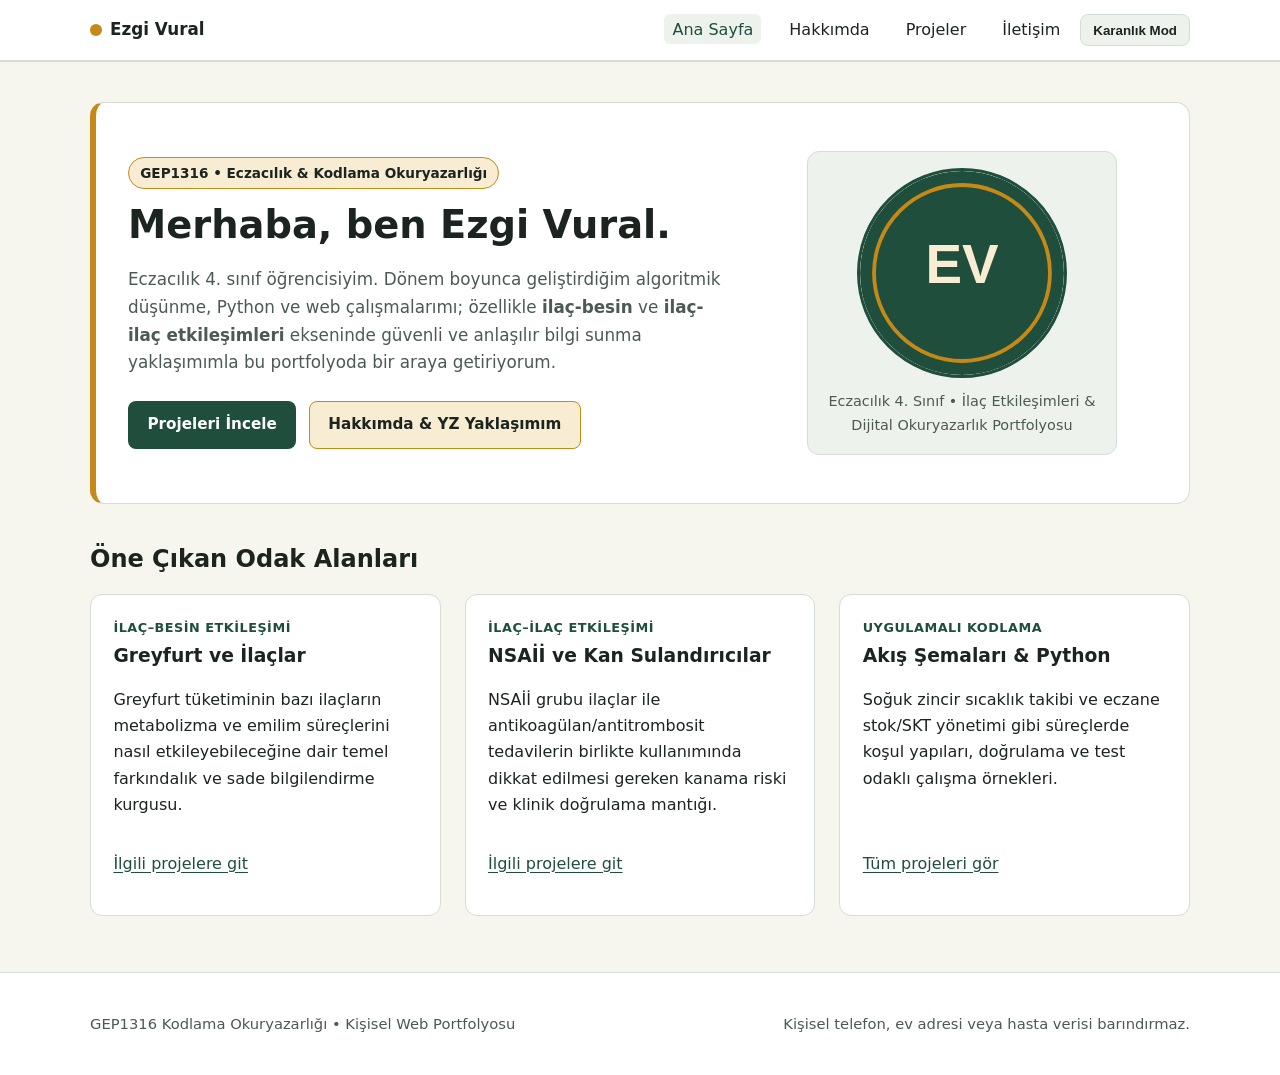
<file: index.html>
<!DOCTYPE html>
<html lang="tr">
<head>
  <meta charset="UTF-8" />
  <meta name="viewport" content="width=device-width, initial-scale=1.0" />
  <title>Ana Sayfa | Ezgi Vural — Dijital Portfolyo</title>
  <link rel="stylesheet" href="style.css" />
</head>
<body>
  <a href="#main-content" class="skip-link">Ana içeriğe atla</a>

  <header class="site-header">
    <div class="container header-inner">
      <a href="index.html" class="brand">
        <span class="brand-dot" aria-hidden="true"></span>
        <span>Ezgi Vural</span>
      </a>

      <div class="nav-controls">
        <button
          type="button"
          id="menu-toggle"
          class="menu-toggle"
          aria-expanded="false"
          aria-controls="primary-nav"
        >
          Menü
        </button>

        <nav id="primary-nav" aria-label="Ana gezinti">
          <ul class="nav-list" id="nav-list">
            <li><a href="index.html" aria-current="page">Ana Sayfa</a></li>
            <li><a href="hakkimda.html">Hakkımda</a></li>
            <li><a href="projeler.html">Projeler</a></li>
            <li><a href="iletisim.html">İletişim</a></li>
          </ul>
        </nav>

        <button
          type="button"
          id="theme-toggle"
          class="icon-btn"
          aria-pressed="false"
          aria-label="Karanlık modu aç veya kapat"
        >
          Karanlık Mod
        </button>
      </div>
    </div>
  </header>

  <main id="main-content" class="container">
    <section class="hero" aria-labelledby="hero-title">
      <div>
        <span class="badge">GEP1316 • Eczacılık &amp; Kodlama Okuryazarlığı</span>
        <h1 id="hero-title">Merhaba, ben Ezgi Vural.</h1>
        <p class="lead">
          Eczacılık 4. sınıf öğrencisiyim. Dönem boyunca geliştirdiğim algoritmik düşünme,
          Python ve web çalışmalarımı; özellikle <strong>ilaç-besin</strong> ve
          <strong>ilaç-ilaç etkileşimleri</strong> ekseninde güvenli ve anlaşılır bilgi
          sunma yaklaşımımla bu portfolyoda bir araya getiriyorum.
        </p>
        <div class="hero-actions">
          <a href="projeler.html" class="btn btn-primary">Projeleri İncele</a>
          <a href="hakkimda.html" class="btn btn-secondary">Hakkımda &amp; YZ Yaklaşımım</a>
        </div>
      </div>

      <figure class="avatar-card">
        <img
          src="assets/avatar.svg"
          alt="Ezgi Vural'ın profil görseli"
        />
        <figcaption class="avatar-caption">
          Eczacılık 4. Sınıf • İlaç Etkileşimleri &amp; Dijital Okuryazarlık Portfolyosu
        </figcaption>
      </figure>
    </section>

    <section class="section-block" aria-labelledby="highlights-title">
      <h2 id="highlights-title">Öne Çıkan Odak Alanları</h2>
      <div class="grid-3">
        <article class="card">
          <div>
            <div class="card-tag">İlaç–Besin Etkileşimi</div>
            <h3>Greyfurt ve İlaçlar</h3>
            <p>
              Greyfurt tüketiminin bazı ilaçların metabolizma ve emilim süreçlerini nasıl
              etkileyebileceğine dair temel farkındalık ve sade bilgilendirme kurgusu.
            </p>
          </div>
          <p><a href="projeler.html">İlgili projelere git</a></p>
        </article>

        <article class="card">
          <div>
            <div class="card-tag">İlaç–İlaç Etkileşimi</div>
            <h3>NSAİİ ve Kan Sulandırıcılar</h3>
            <p>
              NSAİİ grubu ilaçlar ile antikoagülan/antitrombosit tedavilerin birlikte
              kullanımında dikkat edilmesi gereken kanama riski ve klinik doğrulama mantığı.
            </p>
          </div>
          <p><a href="projeler.html">İlgili projelere git</a></p>
        </article>

        <article class="card">
          <div>
            <div class="card-tag">Uygulamalı Kodlama</div>
            <h3>Akış Şemaları &amp; Python</h3>
            <p>
              Soğuk zincir sıcaklık takibi ve eczane stok/SKT yönetimi gibi süreçlerde
              koşul yapıları, doğrulama ve test odaklı çalışma örnekleri.
            </p>
          </div>
          <p><a href="projeler.html">Tüm projeleri gör</a></p>
        </article>
      </div>
    </section>
  </main>

  <footer class="site-footer">
    <div class="container footer-inner">
      <p>GEP1316 Kodlama Okuryazarlığı • Kişisel Web Portfolyosu</p>
      <p>Kişisel telefon, ev adresi veya hasta verisi barındırmaz.</p>
    </div>
  </footer>

  <script src="script.js"></script>
</body>
</html>
</file>
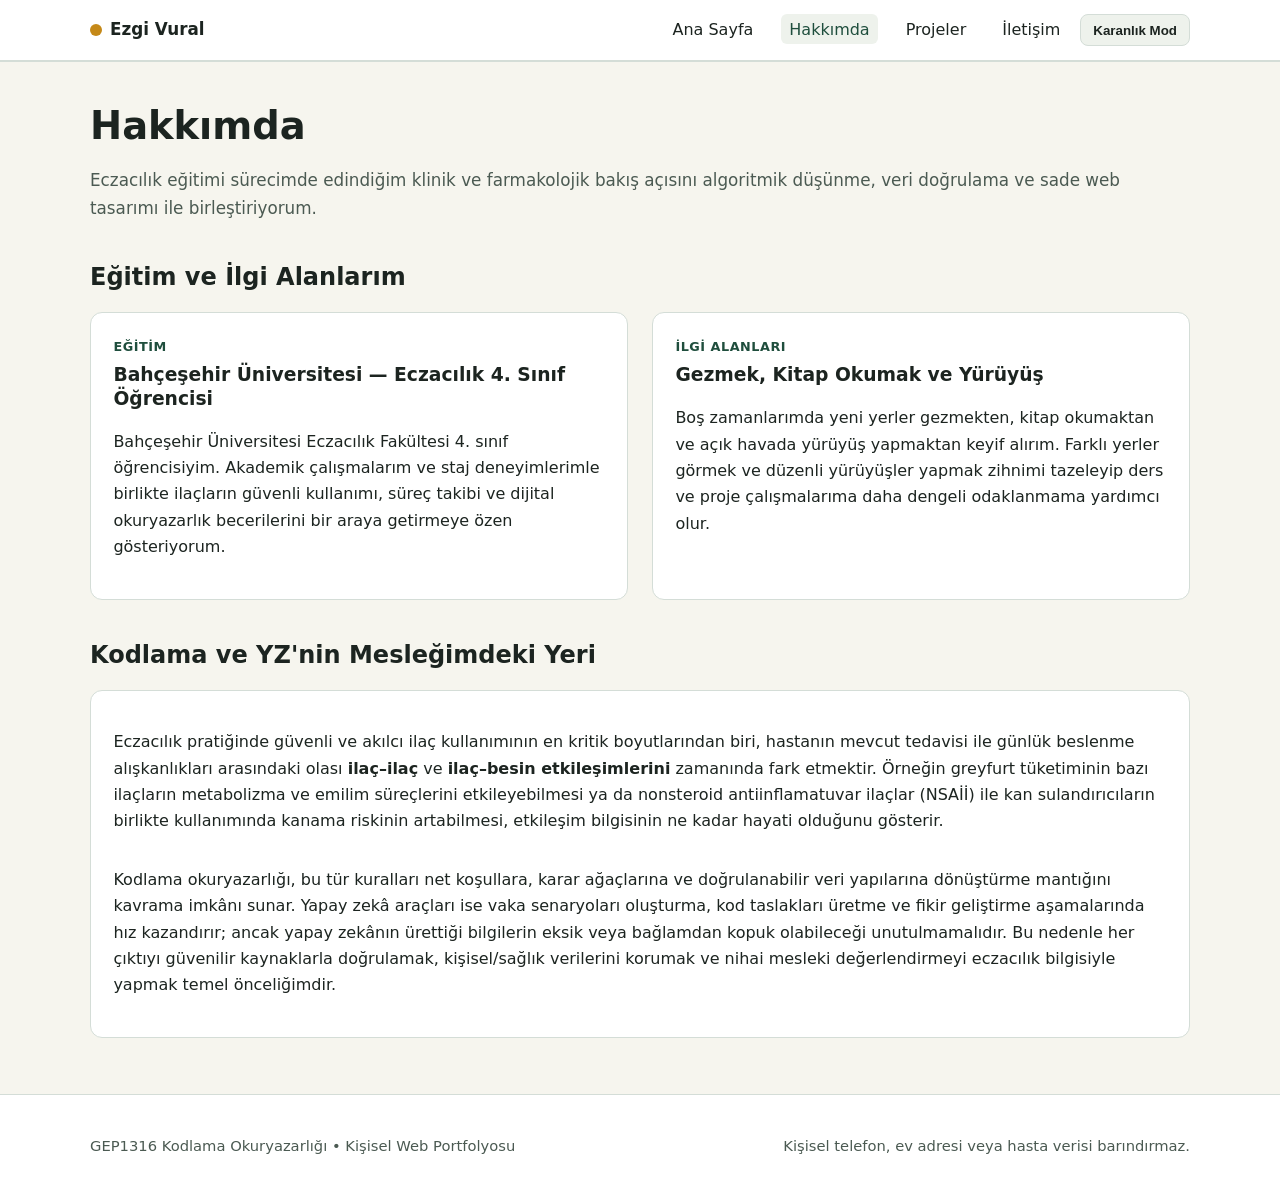
<file: hakkimda.html>
<!DOCTYPE html>
<html lang="tr">
<head>
  <meta charset="UTF-8" />
  <meta name="viewport" content="width=device-width, initial-scale=1.0" />
  <title>Hakkımda | Ezgi Vural — Dijital Portfolyo</title>
  <link rel="stylesheet" href="style.css" />
</head>
<body>
  <a href="#main-content" class="skip-link">Ana içeriğe atla</a>

  <header class="site-header">
    <div class="container header-inner">
      <a href="index.html" class="brand">
        <span class="brand-dot" aria-hidden="true"></span>
        <span>Ezgi Vural</span>
      </a>

      <div class="nav-controls">
        <button
          type="button"
          id="menu-toggle"
          class="menu-toggle"
          aria-expanded="false"
          aria-controls="primary-nav"
        >
          Menü
        </button>

        <nav id="primary-nav" aria-label="Ana gezinti">
          <ul class="nav-list" id="nav-list">
            <li><a href="index.html">Ana Sayfa</a></li>
            <li><a href="hakkimda.html" aria-current="page">Hakkımda</a></li>
            <li><a href="projeler.html">Projeler</a></li>
            <li><a href="iletisim.html">İletişim</a></li>
          </ul>
        </nav>

        <button
          type="button"
          id="theme-toggle"
          class="icon-btn"
          aria-pressed="false"
          aria-label="Karanlık modu aç veya kapat"
        >
          Karanlık Mod
        </button>
      </div>
    </div>
  </header>

  <main id="main-content" class="container">
    <h1>Hakkımda</h1>
    <p class="lead">
      Eczacılık eğitimi sürecimde edindiğim klinik ve farmakolojik bakış açısını algoritmik düşünme,
      veri doğrulama ve sade web tasarımı ile birleştiriyorum.
    </p>

    <section class="section-block">
      <h2>Eğitim ve İlgi Alanlarım</h2>
      <div class="grid-2">
        <article class="card">
          <div>
            <div class="card-tag">EĞİTİM</div>
            <h3>Bahçeşehir Üniversitesi — Eczacılık 4. Sınıf Öğrencisi</h3>
            <p>
              Bahçeşehir Üniversitesi Eczacılık Fakültesi 4. sınıf öğrencisiyim. Akademik
              çalışmalarım ve staj deneyimlerimle birlikte ilaçların güvenli kullanımı, süreç
              takibi ve dijital okuryazarlık becerilerini bir araya getirmeye özen gösteriyorum.
            </p>
          </div>
        </article>

        <article class="card">
          <div>
            <div class="card-tag">İLGİ ALANLARI</div>
            <h3>Gezmek, Kitap Okumak ve Yürüyüş</h3>
            <p>
              Boş zamanlarımda yeni yerler gezmekten, kitap okumaktan ve açık havada yürüyüş
              yapmaktan keyif alırım. Farklı yerler görmek ve düzenli yürüyüşler yapmak zihnimi
              tazeleyip ders ve proje çalışmalarıma daha dengeli odaklanmama yardımcı olur.
            </p>
          </div>
        </article>
      </div>
    </section>

    <section class="section-block">
      <h2>Kodlama ve YZ'nin Mesleğimdeki Yeri</h2>
      <article class="card">
        <p>
          Eczacılık pratiğinde güvenli ve akılcı ilaç kullanımının en kritik boyutlarından biri,
          hastanın mevcut tedavisi ile günlük beslenme alışkanlıkları arasındaki olası
          <strong>ilaç–ilaç</strong> ve <strong>ilaç–besin etkileşimlerini</strong> zamanında fark
          etmektir. Örneğin greyfurt tüketiminin bazı ilaçların metabolizma ve emilim süreçlerini
          etkileyebilmesi ya da nonsteroid antiinflamatuvar ilaçlar (NSAİİ) ile kan sulandırıcıların
          birlikte kullanımında kanama riskinin artabilmesi, etkileşim bilgisinin ne kadar hayati
          olduğunu gösterir.
        </p>
        <p>
          Kodlama okuryazarlığı, bu tür kuralları net koşullara, karar ağaçlarına ve doğrulanabilir
          veri yapılarına dönüştürme mantığını kavrama imkânı sunar. Yapay zekâ araçları ise vaka
          senaryoları oluşturma, kod taslakları üretme ve fikir geliştirme aşamalarında hız kazandırır;
          ancak yapay zekânın ürettiği bilgilerin eksik veya bağlamdan kopuk olabileceği
          unutulmamalıdır. Bu nedenle her çıktıyı güvenilir kaynaklarla doğrulamak, kişisel/sağlık
          verilerini korumak ve nihai mesleki değerlendirmeyi eczacılık bilgisiyle yapmak temel
          önceliğimdir.
        </p>
      </article>
    </section>
  </main>

  <footer class="site-footer">
    <div class="container footer-inner">
      <p>GEP1316 Kodlama Okuryazarlığı • Kişisel Web Portfolyosu</p>
      <p>Kişisel telefon, ev adresi veya hasta verisi barındırmaz.</p>
    </div>
  </footer>

  <script src="script.js"></script>
</body>
</html>
</file>
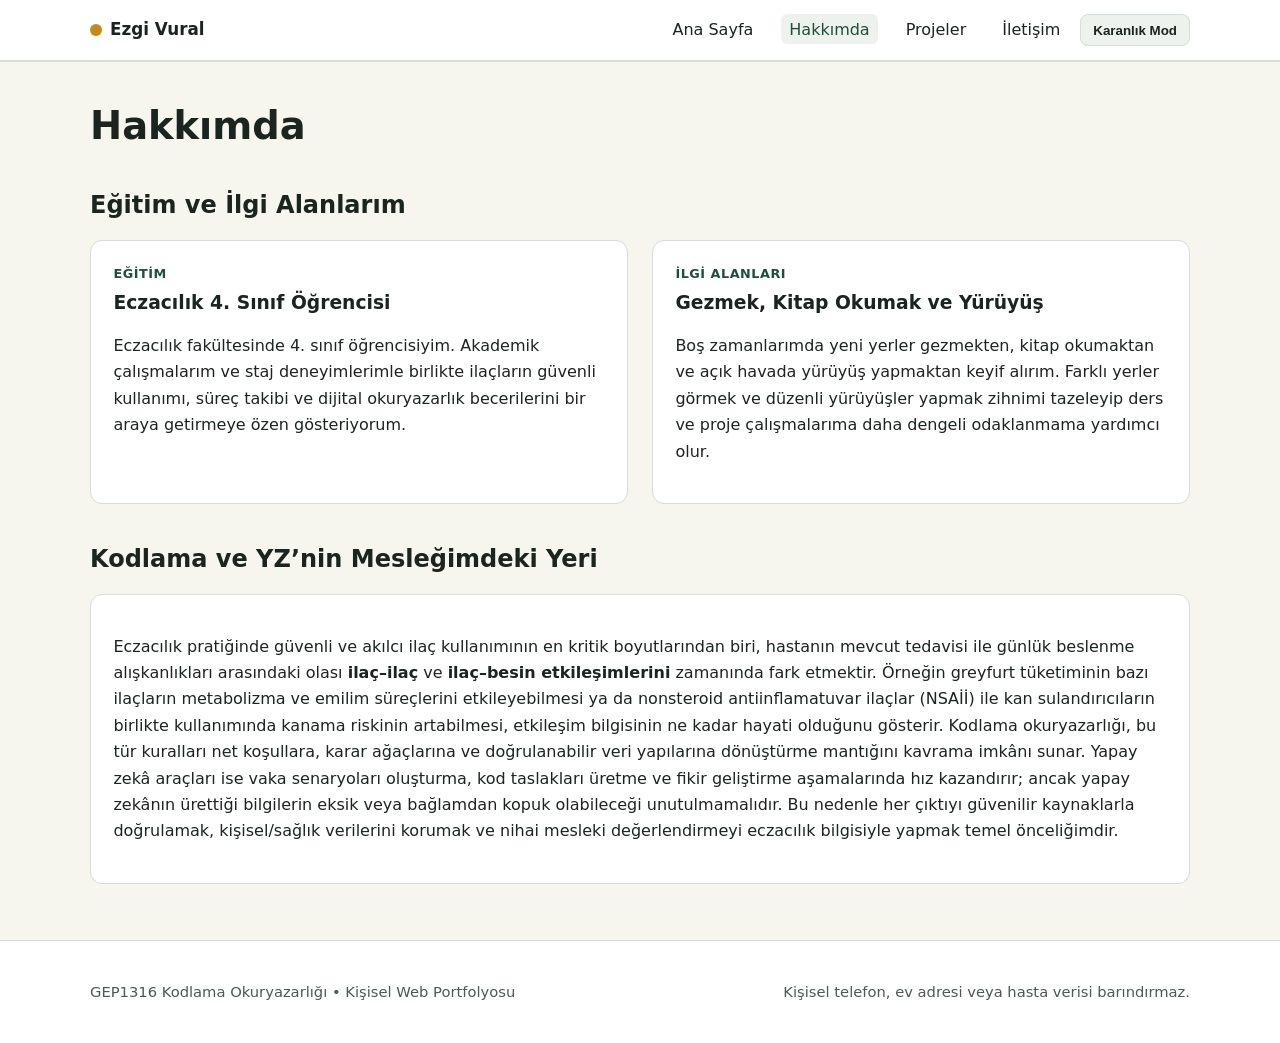
<file: hakkımda.html>
<!DOCTYPE html>
<html lang="tr">
<head>
  <meta charset="UTF-8" />
  <meta name="viewport" content="width=device-width, initial-scale=1.0" />
  <title>Hakkımda | Ezgi Vural — Dijital Portfolyo</title>
  <link rel="stylesheet" href="style.css" />
</head>
<body>
  <a href="#main-content" class="skip-link">Ana içeriğe atla</a>

  <header class="site-header">
    <div class="container header-inner">
      <a href="index.html" class="brand">
        <span class="brand-dot" aria-hidden="true"></span>
        <span>Ezgi Vural</span>
      </a>

      <div class="nav-controls">
        <button
          type="button"
          id="menu-toggle"
          class="menu-toggle"
          aria-expanded="false"
          aria-controls="primary-nav"
        >
          Menü
        </button>

        <nav id="primary-nav" aria-label="Ana gezinti">
          <ul class="nav-list" id="nav-list">
            <li><a href="index.html">Ana Sayfa</a></li>
            <li><a href="hakkimda.html" aria-current="page">Hakkımda</a></li>
            <li><a href="projeler.html">Projeler</a></li>
            <li><a href="iletisim.html">İletişim</a></li>
          </ul>
        </nav>

        <button
          type="button"
          id="theme-toggle"
          class="icon-btn"
          aria-pressed="false"
          aria-label="Karanlık modu aç veya kapat"
        >
          Karanlık Mod
        </button>
      </div>
    </div>
  </header>

  <main id="main-content" class="container">
    <h1>Hakkımda</h1>

    <section class="section-block" aria-labelledby="edu-interests-title">
      <h2 id="edu-interests-title">Eğitim ve İlgi Alanlarım</h2>
      <div class="grid-2">
        <article class="card">
          <div>
            <div class="card-tag">Eğitim</div>
            <h3>Eczacılık 4. Sınıf Öğrencisi</h3>
            <p>
              Eczacılık fakültesinde 4. sınıf öğrencisiyim. Akademik çalışmalarım ve staj
              deneyimlerimle birlikte ilaçların güvenli kullanımı, süreç takibi ve
              dijital okuryazarlık becerilerini bir araya getirmeye özen gösteriyorum.
            </p>
          </div>
        </article>

        <article class="card">
          <div>
            <div class="card-tag">İlgi Alanları</div>
            <h3>Gezmek, Kitap Okumak ve Yürüyüş</h3>
            <p>
              Boş zamanlarımda yeni yerler gezmekten, kitap okumaktan ve açık havada
              yürüyüş yapmaktan keyif alırım. Farklı yerler görmek ve düzenli yürüyüşler
              yapmak zihnimi tazeleyip ders ve proje çalışmalarıma daha dengeli odaklanmama
              yardımcı olur.
            </p>
          </div>
        </article>
      </div>
    </section>

    <section class="section-block" aria-labelledby="role-title">
      <h2 id="role-title">Kodlama ve YZ’nin Mesleğimdeki Yeri</h2>
      <article class="card">
        <p>
          Eczacılık pratiğinde güvenli ve akılcı ilaç kullanımının en kritik boyutlarından
          biri, hastanın mevcut tedavisi ile günlük beslenme alışkanlıkları arasındaki olası
          <strong>ilaç–ilaç</strong> ve <strong>ilaç–besin etkileşimlerini</strong> zamanında
          fark etmektir. Örneğin greyfurt tüketiminin bazı ilaçların metabolizma ve emilim
          süreçlerini etkileyebilmesi ya da nonsteroid antiinflamatuvar ilaçlar (NSAİİ) ile
          kan sulandırıcıların birlikte kullanımında kanama riskinin artabilmesi, etkileşim
          bilgisinin ne kadar hayati olduğunu gösterir. Kodlama okuryazarlığı, bu tür kuralları
          net koşullara, karar ağaçlarına ve doğrulanabilir veri yapılarına dönüştürme
          mantığını kavrama imkânı sunar. Yapay zekâ araçları ise vaka senaryoları oluşturma,
          kod taslakları üretme ve fikir geliştirme aşamalarında hız kazandırır; ancak yapay
          zekânın ürettiği bilgilerin eksik veya bağlamdan kopuk olabileceği unutulmamalıdır.
          Bu nedenle her çıktıyı güvenilir kaynaklarla doğrulamak, kişisel/sağlık verilerini
          korumak ve nihai mesleki değerlendirmeyi eczacılık bilgisiyle yapmak temel
          önceliğimdir.
        </p>
      </article>
    </section>
  </main>

  <footer class="site-footer">
    <div class="container footer-inner">
      <p>GEP1316 Kodlama Okuryazarlığı • Kişisel Web Portfolyosu</p>
      <p>Kişisel telefon, ev adresi veya hasta verisi barındırmaz.</p>
    </div>
  </footer>

  <script src="script.js"></script>
</body>
</html>
</file>
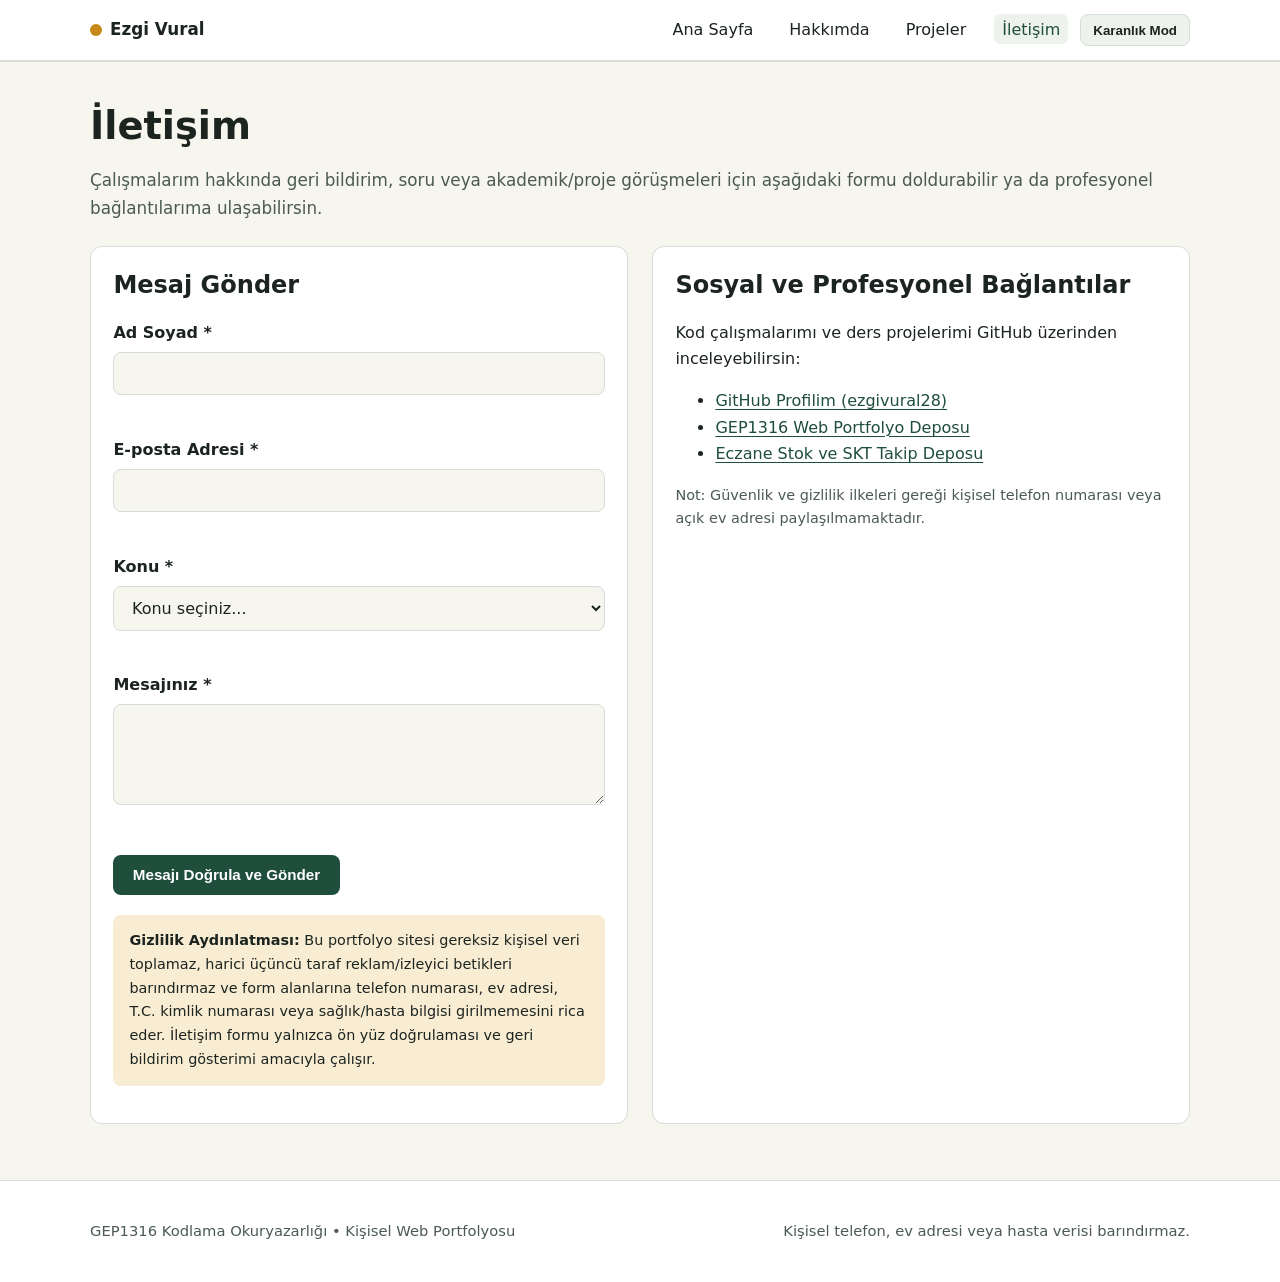
<file: iletisim.html>
<!DOCTYPE html>
<html lang="tr">
<head>
  <meta charset="UTF-8" />
  <meta name="viewport" content="width=device-width, initial-scale=1.0" />
  <title>İletişim | Ezgi Vural — Dijital Portfolyo</title>
  <link rel="stylesheet" href="style.css" />
</head>
<body>
  <a href="#main-content" class="skip-link">Ana içeriğe atla</a>

  <header class="site-header">
    <div class="container header-inner">
      <a href="index.html" class="brand">
        <span class="brand-dot" aria-hidden="true"></span>
        <span>Ezgi Vural</span>
      </a>

      <div class="nav-controls">
        <button
          type="button"
          id="menu-toggle"
          class="menu-toggle"
          aria-expanded="false"
          aria-controls="primary-nav"
        >
          Menü
        </button>

        <nav id="primary-nav" aria-label="Ana gezinti">
          <ul class="nav-list" id="nav-list">
            <li><a href="index.html">Ana Sayfa</a></li>
            <li><a href="hakkimda.html">Hakkımda</a></li>
            <li><a href="projeler.html">Projeler</a></li>
            <li><a href="iletisim.html" aria-current="page">İletişim</a></li>
          </ul>
        </nav>

        <button
          type="button"
          id="theme-toggle"
          class="icon-btn"
          aria-pressed="false"
          aria-label="Karanlık modu aç veya kapat"
        >
          Karanlık Mod
        </button>
      </div>
    </div>
  </header>

  <main id="main-content" class="container">
    <h1>İletişim</h1>
    <p class="lead">
      Çalışmalarım hakkında geri bildirim, soru veya akademik/proje görüşmeleri için
      aşağıdaki formu doldurabilir ya da profesyonel bağlantılarıma ulaşabilirsin.
    </p>

    <div class="grid-2">
      <section class="card" aria-labelledby="form-heading">
        <div>
          <h2 id="form-heading">Mesaj Gönder</h2>
          <form id="contact-form" novalidate>
            <div class="form-group">
              <label for="sender-name">Ad Soyad *</label>
              <input
                type="text"
                id="sender-name"
                name="senderName"
                autocomplete="name"
                required
              />
              <div id="name-error" class="error-msg" role="alert"></div>
            </div>

            <div class="form-group">
              <label for="sender-email">E-posta Adresi *</label>
              <input
                type="email"
                id="sender-email"
                name="senderEmail"
                autocomplete="email"
                required
              />
              <div id="email-error" class="error-msg" role="alert"></div>
            </div>

            <div class="form-group">
              <label for="message-topic">Konu *</label>
              <select id="message-topic" name="messageTopic">
                <option value="">Konu seçiniz...</option>
                <option value="proje">Projeler ve Kod Çalışmaları</option>
                <option value="etkilesim">İlaç Etkileşimleri Notları</option>
                <option value="genel">Genel Geri Bildirim</option>
              </select>
              <div id="topic-error" class="error-msg" role="alert"></div>
            </div>

            <div class="form-group">
              <label for="sender-message">Mesajınız *</label>
              <textarea
                id="sender-message"
                name="senderMessage"
                rows="4"
                required
              ></textarea>
              <div id="message-error" class="error-msg" role="alert"></div>
            </div>

            <button type="submit" class="btn btn-primary">Mesajı Doğrula ve Gönder</button>
          </form>

          <div id="form-feedback" class="status-box" role="status" aria-live="polite" hidden></div>

          <p class="privacy-note">
            <strong>Gizlilik Aydınlatması:</strong> Bu portfolyo sitesi gereksiz kişisel veri
            toplamaz, harici üçüncü taraf reklam/izleyici betikleri barındırmaz ve form
            alanlarına telefon numarası, ev adresi, T.C. kimlik numarası veya sağlık/hasta
            bilgisi girilmemesini rica eder. İletişim formu yalnızca ön yüz doğrulaması ve
            geri bildirim gösterimi amacıyla çalışır.
          </p>
        </div>
      </section>

      <section class="card" aria-labelledby="links-heading">
        <div>
          <h2 id="links-heading">Sosyal ve Profesyonel Bağlantılar</h2>
          <p>
            Kod çalışmalarımı ve ders projelerimi GitHub üzerinden inceleyebilirsin:
          </p>
          <ul>
            <li>
              <a
                href="https://github.com/ezgivural28"
                target="_blank"
                rel="noopener noreferrer"
              >
                GitHub Profilim (ezgivural28)
              </a>
            </li>
            <li>
              <a
                href="https://github.com/ezgivural28/GEP1316-Web-Portfolyo"
                target="_blank"
                rel="noopener noreferrer"
              >
                GEP1316 Web Portfolyo Deposu
              </a>
            </li>
            <li>
              <a
                href="https://github.com/ezgivural28/GEP1316-Eczane-Stok-Takip"
                target="_blank"
                rel="noopener noreferrer"
              >
                Eczane Stok ve SKT Takip Deposu
              </a>
            </li>
          </ul>
          <p class="avatar-caption">
            Not: Güvenlik ve gizlilik ilkeleri gereği kişisel telefon numarası veya açık
            ev adresi paylaşılmamaktadır.
          </p>
        </div>
      </section>
    </div>
  </main>

  <footer class="site-footer">
    <div class="container footer-inner">
      <p>GEP1316 Kodlama Okuryazarlığı • Kişisel Web Portfolyosu</p>
      <p>Kişisel telefon, ev adresi veya hasta verisi barındırmaz.</p>
    </div>
  </footer>

  <script src="script.js"></script>
</body>
</html>
</file>
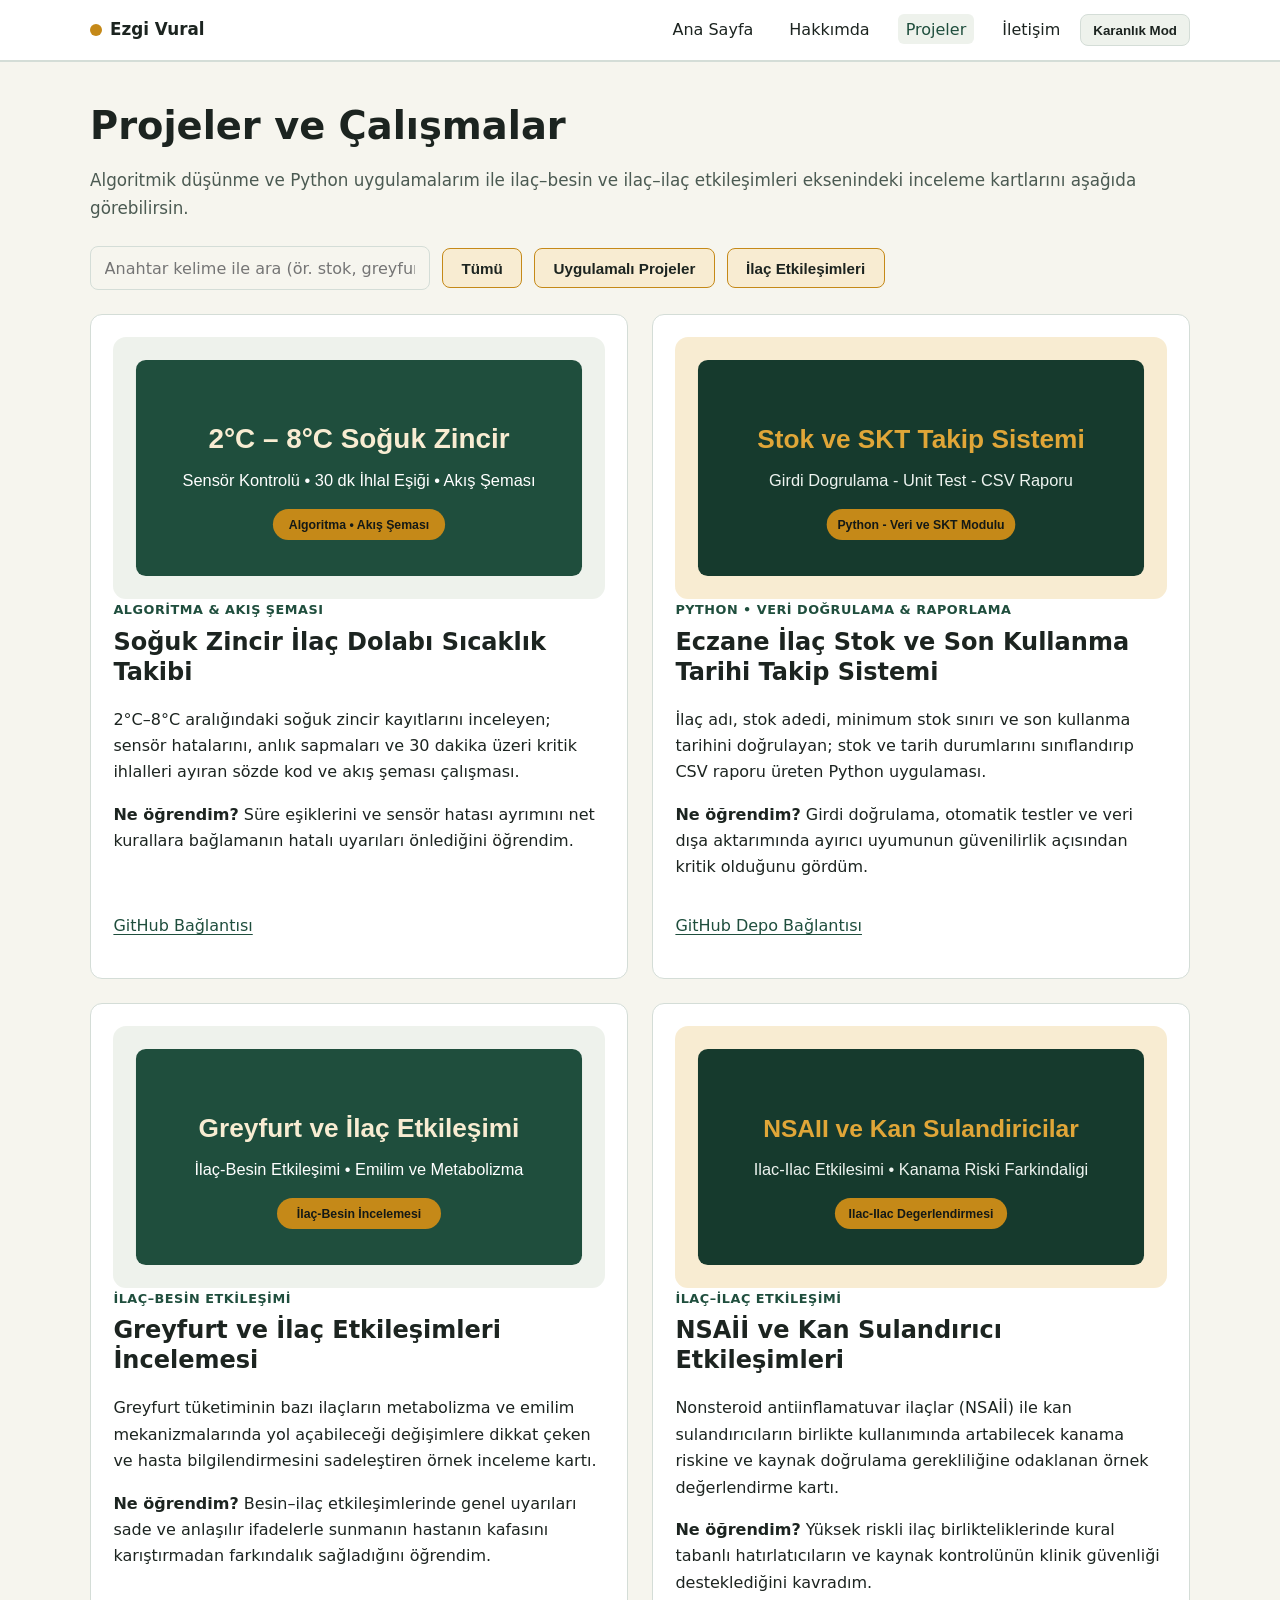
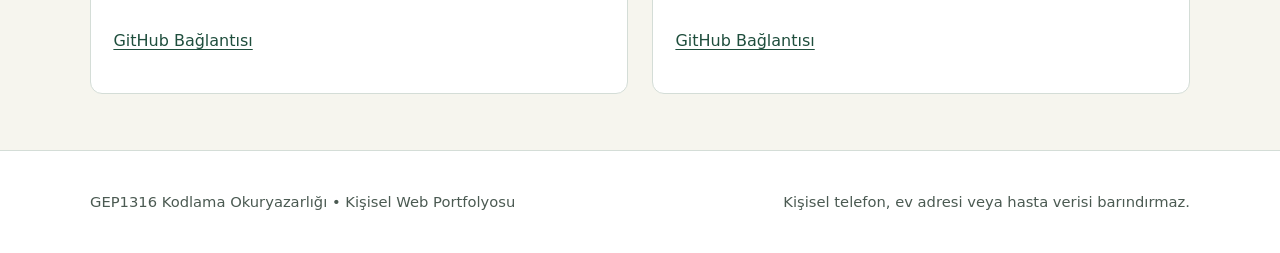
<file: projeler.html>
<!DOCTYPE html>
<html lang="tr">
<head>
  <meta charset="UTF-8" />
  <meta name="viewport" content="width=device-width, initial-scale=1.0" />
  <title>Projeler | Ezgi Vural — Dijital Portfolyo</title>
  <link rel="stylesheet" href="style.css" />
</head>
<body>
  <a href="#main-content" class="skip-link">Ana içeriğe atla</a>

  <header class="site-header">
    <div class="container header-inner">
      <a href="index.html" class="brand">
        <span class="brand-dot" aria-hidden="true"></span>
        <span>Ezgi Vural</span>
      </a>

      <div class="nav-controls">
        <button
          type="button"
          id="menu-toggle"
          class="menu-toggle"
          aria-expanded="false"
          aria-controls="primary-nav"
        >
          Menü
        </button>

        <nav id="primary-nav" aria-label="Ana gezinti">
          <ul class="nav-list" id="nav-list">
            <li><a href="index.html">Ana Sayfa</a></li>
            <li><a href="hakkimda.html">Hakkımda</a></li>
            <li><a href="projeler.html" aria-current="page">Projeler</a></li>
            <li><a href="iletisim.html">İletişim</a></li>
          </ul>
        </nav>

        <button
          type="button"
          id="theme-toggle"
          class="icon-btn"
          aria-pressed="false"
          aria-label="Karanlık modu aç veya kapat"
        >
          Karanlık Mod
        </button>
      </div>
    </div>
  </header>

  <main id="main-content" class="container">
    <h1>Projeler ve Çalışmalar</h1>
    <p class="lead">
      Algoritmik düşünme ve Python uygulamalarım ile ilaç–besin ve ilaç–ilaç etkileşimleri
      eksenindeki inceleme kartlarını aşağıda görebilirsin.
    </p>

    <div class="controls-bar" role="region" aria-label="Proje filtreleme ve arama">
      <label for="project-search" class="skip-link">Proje ara</label>
      <input
        type="text"
        id="project-search"
        class="search-input"
        placeholder="Anahtar kelime ile ara (ör. stok, greyfurt, NSAİİ)..."
      />

      <button type="button" class="btn btn-secondary filter-btn" data-filter="all">Tümü</button>
      <button type="button" class="btn btn-secondary filter-btn" data-filter="ders">Uygulamalı Projeler</button>
      <button type="button" class="btn btn-secondary filter-btn" data-filter="etkilesim">İlaç Etkileşimleri</button>
    </div>

    <div id="projects-grid" class="grid-2">
      <article class="card project-card" data-category="ders" data-keywords="soguk zincir sicaklik algoritma akis semasi 2-8 derece">
        <div>
          <img
            src="assets/soguk-zincir.svg"
            alt="Soğuk zincir ilaç dolabı sıcaklık takibi ve ihlal yönetimi akış şeması görseli"
          />
          <div class="card-tag">Algoritma &amp; Akış Şeması</div>
          <h2>Soğuk Zincir İlaç Dolabı Sıcaklık Takibi</h2>
          <p>
            2°C–8°C aralığındaki soğuk zincir kayıtlarını inceleyen; sensör hatalarını,
            anlık sapmaları ve 30 dakika üzeri kritik ihlalleri ayıran sözde kod ve akış
            şeması çalışması.
          </p>
          <p><strong>Ne öğrendim?</strong> Süre eşiklerini ve sensör hatası ayrımını net kurallara bağlamanın hatalı uyarıları önlediğini öğrendim.</p>
        </div>
        <p>
          <a href="https://github.com/ezgivural28/GEP1316-Web-Portfolyo" target="_blank" rel="noopener noreferrer">
            GitHub Bağlantısı
          </a>
        </p>
      </article>

      <article class="card project-card" data-category="ders" data-keywords="eczane stok son kullanma tarihi python csv rapor">
        <div>
          <img
            src="assets/stok-takip.svg"
            alt="Eczane ilaç stok ve son kullanma tarihi takip sistemi proje görseli"
          />
          <div class="card-tag">Python • Veri Doğrulama &amp; Raporlama</div>
          <h2>Eczane İlaç Stok ve Son Kullanma Tarihi Takip Sistemi</h2>
          <p>
            İlaç adı, stok adedi, minimum stok sınırı ve son kullanma tarihini doğrulayan;
            stok ve tarih durumlarını sınıflandırıp CSV raporu üreten Python uygulaması.
          </p>
          <p><strong>Ne öğrendim?</strong> Girdi doğrulama, otomatik testler ve veri dışa aktarımında ayırıcı uyumunun güvenilirlik açısından kritik olduğunu gördüm.</p>
        </div>
        <p>
          <a href="https://github.com/ezgivural28/GEP1316-Eczane-Stok-Takip" target="_blank" rel="noopener noreferrer">
            GitHub Depo Bağlantısı
          </a>
        </p>
      </article>

      <article class="card project-card" data-category="etkilesim" data-keywords="greyfurt ilac besin etkilesimi metabolizma">
        <div>
          <img
            src="assets/greyfurt-etkilesim.svg"
            alt="Greyfurt ve ilaç etkileşimleri inceleme kartı görseli"
          />
          <div class="card-tag">İlaç–Besin Etkileşimi</div>
          <h2>Greyfurt ve İlaç Etkileşimleri İncelemesi</h2>
          <p>
            Greyfurt tüketiminin bazı ilaçların metabolizma ve emilim mekanizmalarında
            yol açabileceği değişimlere dikkat çeken ve hasta bilgilendirmesini
            sadeleştiren örnek inceleme kartı.
          </p>
          <p><strong>Ne öğrendim?</strong> Besin–ilaç etkileşimlerinde genel uyarıları sade ve anlaşılır ifadelerle sunmanın hastanın kafasını karıştırmadan farkındalık sağladığını öğrendim.</p>
        </div>
        <p>
          <a href="https://github.com/ezgivural28/GEP1316-Web-Portfolyo" target="_blank" rel="noopener noreferrer">
            GitHub Bağlantısı
          </a>
        </p>
      </article>

      <article class="card project-card" data-category="etkilesim" data-keywords="nsaii kan sulandirici antikoagulan ilac etkilesimi">
        <div>
          <img
            src="assets/nsaii-kan-sulandirici.svg"
            alt="NSAİİ ve kan sulandırıcı ilaç etkileşimleri değerlendirme kartı görseli"
          />
          <div class="card-tag">İlaç–İlaç Etkileşimi</div>
          <h2>NSAİİ ve Kan Sulandırıcı Etkileşimleri</h2>
          <p>
            Nonsteroid antiinflamatuvar ilaçlar (NSAİİ) ile kan sulandırıcıların birlikte
            kullanımında artabilecek kanama riskine ve kaynak doğrulama gerekliliğine
            odaklanan örnek değerlendirme kartı.
          </p>
          <p><strong>Ne öğrendim?</strong> Yüksek riskli ilaç birlikteliklerinde kural tabanlı hatırlatıcıların ve kaynak kontrolünün klinik güvenliği desteklediğini kavradım.</p>
        </div>
        <p>
          <a href="https://github.com/ezgivural28/GEP1316-Web-Portfolyo" target="_blank" rel="noopener noreferrer">
            GitHub Bağlantısı
          </a>
        </p>
      </article>
    </div>

    <p id="no-results" class="status-box" hidden>
      Aradığınız kritere uygun proje bulunamadı.
    </p>
  </main>

  <footer class="site-footer">
    <div class="container footer-inner">
      <p>GEP1316 Kodlama Okuryazarlığı • Kişisel Web Portfolyosu</p>
      <p>Kişisel telefon, ev adresi veya hasta verisi barındırmaz.</p>
    </div>
  </footer>

  <script src="script.js"></script>
</body>
</html>
</file>
<file: style.css>
:root {
  --bg: #f6f5ee;
  --surface: #ffffff;
  --surface-alt: #eef2ec;
  --text: #1c2420;
  --muted: #4b5a52;
  --primary: #1f4e3d;
  --primary-hover: #163a2d;
  --accent: #c58918;
  --accent-soft: #f8ecd2;
  --border: #d4ddd7;
  --focus: #1f4e3d;
}

[data-theme="dark"],
body.dark-mode {
  --bg: #111916;
  --surface: #18231f;
  --surface-alt: #202e29;
  --text: #edf3ef;
  --muted: #b3c4ba;
  --primary: #3f8a6e;
  --primary-hover: #52a384;
  --accent: #e0a638;
  --accent-soft: #2c2515;
  --border: #2c3d36;
  --focus: #e0a638;
}

*,
*::before,
*::after {
  box-sizing: border-box;
}

html {
  scroll-behavior: smooth;
}

body {
  margin: 0;
  font-family: "Inter", system-ui, -apple-system, BlinkMacSystemFont, "Segoe UI", Roboto, sans-serif;
  background-color: var(--bg);
  color: var(--text);
  line-height: 1.65;
  transition: background-color 0.25s ease, color 0.25s ease;
}

img {
  max-width: 100%;
  height: auto;
  display: block;
}

a {
  color: var(--primary);
  text-underline-offset: 3px;
}

a:hover {
  color: var(--primary-hover);
}

:focus-visible {
  outline: 3px solid var(--focus);
  outline-offset: 2px;
}

.skip-link {
  position: absolute;
  left: -9999px;
  top: 0;
  background: var(--primary);
  color: #ffffff;
  padding: 0.6rem 1rem;
  z-index: 1000;
  font-weight: 600;
}

.skip-link:focus {
  left: 1rem;
  top: 1rem;
}

.container {
  width: min(1100px, 92%);
  margin: 0 auto;
}

/* Header & Navigation */
.site-header {
  background-color: var(--surface);
  border-bottom: 2px solid var(--border);
  position: sticky;
  top: 0;
  z-index: 100;
}

.header-inner {
  display: flex;
  align-items: center;
  justify-content: space-between;
  gap: 1rem;
  padding: 0.9rem 0;
}

.brand {
  font-weight: 700;
  font-size: 1.05rem;
  color: var(--text);
  text-decoration: none;
  display: inline-flex;
  align-items: center;
  gap: 0.5rem;
}

.brand-dot {
  width: 12px;
  height: 12px;
  border-radius: 50%;
  background-color: var(--accent);
  display: inline-block;
}

.nav-controls {
  display: flex;
  align-items: center;
  gap: 0.75rem;
}

.nav-list {
  list-style: none;
  display: flex;
  gap: 1.25rem;
  margin: 0;
  padding: 0;
}

.nav-list a {
  text-decoration: none;
  color: var(--text);
  font-weight: 500;
  padding: 0.35rem 0.5rem;
  border-radius: 6px;
}

.nav-list a[aria-current="page"],
.nav-list a:hover {
  background-color: var(--surface-alt);
  color: var(--primary);
}

.btn {
  display: inline-flex;
  align-items: center;
  justify-content: center;
  gap: 0.4rem;
  padding: 0.65rem 1.15rem;
  border-radius: 8px;
  border: 1.5px solid transparent;
  font-weight: 600;
  font-size: 0.95rem;
  cursor: pointer;
  text-decoration: none;
  transition: all 0.2s ease;
}

.btn-primary {
  background-color: var(--primary);
  color: #ffffff;
}

.btn-primary:hover {
  background-color: var(--primary-hover);
  color: #ffffff;
}

.btn-secondary {
  background-color: var(--accent-soft);
  color: var(--text);
  border-color: var(--accent);
}

.btn-secondary:hover {
  background-color: var(--accent);
  color: #141916;
}

.icon-btn {
  background: var(--surface-alt);
  color: var(--text);
  border: 1px solid var(--border);
  border-radius: 8px;
  padding: 0.45rem 0.75rem;
  font-weight: 600;
  cursor: pointer;
}

.menu-toggle {
  display: none;
  background: var(--surface-alt);
  color: var(--text);
  border: 1px solid var(--border);
  border-radius: 8px;
  padding: 0.45rem 0.75rem;
  font-weight: 600;
  cursor: pointer;
}

/* Main Content */
main {
  padding: 2.5rem 0 3.5rem;
}

.hero {
  display: grid;
  grid-template-columns: 1.4fr 0.9fr;
  gap: 2rem;
  align-items: center;
  background: var(--surface);
  border: 1px solid var(--border);
  border-left: 6px solid var(--accent);
  border-radius: 14px;
  padding: 2rem;
}

.badge {
  display: inline-block;
  background: var(--accent-soft);
  color: var(--text);
  border: 1px solid var(--accent);
  padding: 0.25rem 0.7rem;
  border-radius: 999px;
  font-size: 0.85rem;
  font-weight: 600;
  margin-bottom: 0.75rem;
}

h1, h2, h3 {
  line-height: 1.25;
  margin-top: 0;
}

h1 {
  font-size: clamp(1.75rem, 3vw, 2.4rem);
  margin-bottom: 0.8rem;
}

.lead {
  color: var(--muted);
  font-size: 1.05rem;
  margin-bottom: 1.5rem;
}

.hero-actions {
  display: flex;
  flex-wrap: wrap;
  gap: 0.8rem;
}

.avatar-card {
  background: var(--surface-alt);
  border: 1px solid var(--border);
  border-radius: 12px;
  padding: 1rem;
  text-align: center;
}

.avatar-card img {
  width: 210px;
  height: 210px;
  object-fit: cover;
  border-radius: 50%;
  margin: 0 auto 0.75rem;
  border: 3px solid var(--primary);
}

.avatar-caption {
  font-size: 0.9rem;
  color: var(--muted);
  margin: 0;
}

.section-block {
  margin-top: 2.5rem;
}

.grid-2 {
  display: grid;
  grid-template-columns: repeat(2, 1fr);
  gap: 1.5rem;
}

.grid-3 {
  display: grid;
  grid-template-columns: repeat(3, 1fr);
  gap: 1.5rem;
}

.card {
  background: var(--surface);
  border: 1px solid var(--border);
  border-radius: 12px;
  padding: 1.4rem;
  display: flex;
  flex-direction: column;
  justify-content: space-between;
}

.card-tag {
  font-size: 0.8rem;
  font-weight: 700;
  color: var(--primary);
  text-transform: uppercase;
  letter-spacing: 0.04em;
  margin-bottom: 0.4rem;
}

/* Forms & Filters */
.controls-bar {
  display: flex;
  flex-wrap: wrap;
  gap: 0.75rem;
  margin-bottom: 1.5rem;
  align-items: center;
}

input[type="text"],
input[type="email"],
textarea,
select {
  width: 100%;
  padding: 0.7rem 0.85rem;
  border-radius: 8px;
  border: 1.5px solid var(--border);
  background: var(--bg);
  color: var(--text);
  font-family: inherit;
  font-size: 1rem;
}

.search-input {
  max-width: 340px;
}

.form-group {
  margin-bottom: 1.1rem;
}

label {
  display: block;
  font-weight: 600;
  margin-bottom: 0.35rem;
}

.error-msg {
  color: #b42318;
  font-size: 0.9rem;
  margin-top: 0.3rem;
  min-height: 1.2rem;
}

[data-theme="dark"] .error-msg,
body.dark-mode .error-msg {
  color: #ff8a80;
}

.status-box {
  margin-top: 1rem;
  padding: 0.9rem 1rem;
  border-radius: 8px;
  background: var(--surface-alt);
  border-left: 4px solid var(--primary);
  font-weight: 500;
}

.privacy-note {
  margin-top: 1.25rem;
  padding: 0.9rem 1rem;
  border-radius: 8px;
  background: var(--accent-soft);
  font-size: 0.9rem;
  color: var(--text);
}

/* Footer */
.site-footer {
  background: var(--surface);
  border-top: 1px solid var(--border);
  padding: 1.5rem 0;
  color: var(--muted);
  font-size: 0.92rem;
}

.footer-inner {
  display: flex;
  flex-wrap: wrap;
  justify-content: space-between;
  gap: 1rem;
}

/* Tablet Breakpoint */
@media (max-width: 900px) {
  .hero {
    grid-template-columns: 1fr;
  }

  .grid-3 {
    grid-template-columns: repeat(2, 1fr);
  }
}

/* Mobile Breakpoint */
@media (max-width: 680px) {
  .menu-toggle {
    display: inline-flex;
  }

  .nav-list {
    display: none;
    position: absolute;
    top: 100%;
    left: 0;
    right: 0;
    background: var(--surface);
    border-bottom: 2px solid var(--border);
    flex-direction: column;
    padding: 1rem 4%;
    gap: 0.5rem;
  }

  .nav-list.open {
    display: flex;
  }

  .grid-2,
  .grid-3 {
    grid-template-columns: 1fr;
  }
}
</file>
